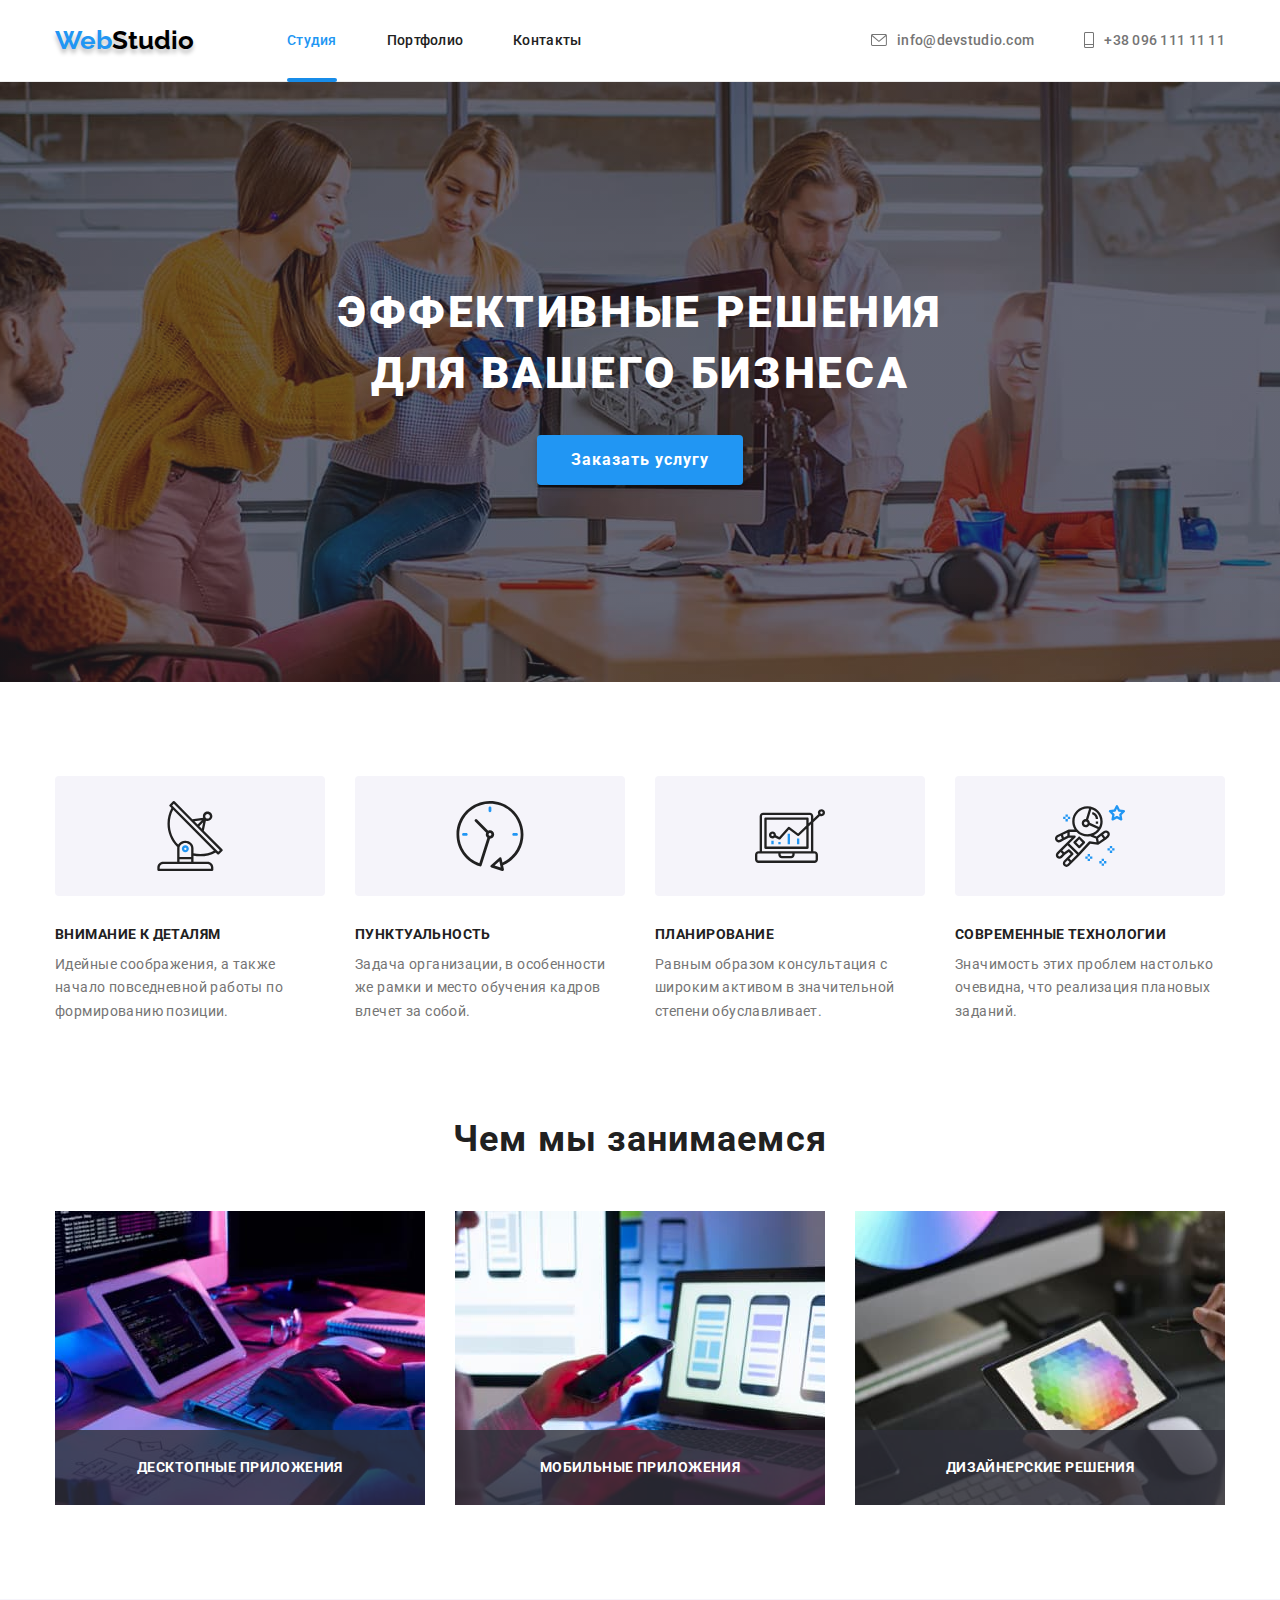
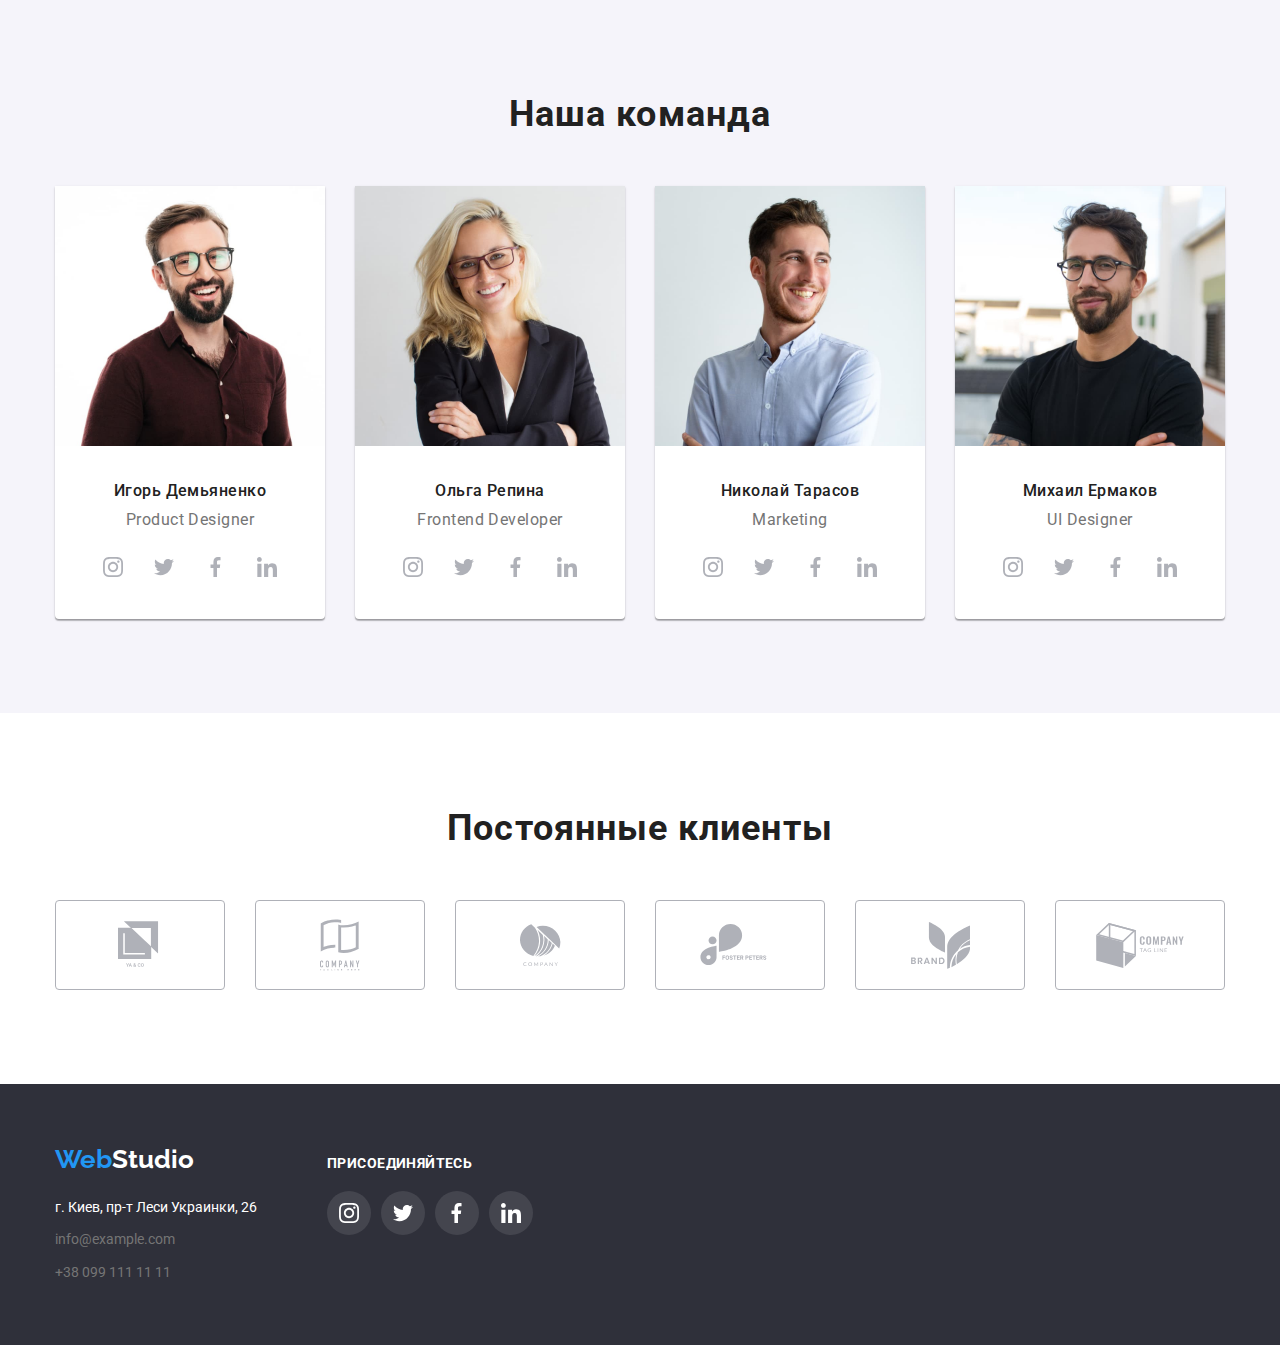
<file: index.html>
<!DOCTYPE html>
<html lang="ru">

<head>
    <meta charset="UTF-8">
    <meta name="viewport" content="width=device-width, initial-scale=1.0">
    <title>WebStudio</title>
    <link rel="preconnect" href="https://fonts.gstatic.com">
    <link
        href="https://fonts.googleapis.com/css2?family=Raleway:wght@700&family=Roboto:wght@400;500;700;900&display=swap"
        rel="stylesheet">
    <link rel="stylesheet"
        href="https://cdnjs.cloudflare.com/ajax/libs/modern-normalize/0.6.0/modern-normalize.min.css">
    <link rel="stylesheet" href="./css/style.css">
</head>

<body>
    <!--header-->
    <header id="header">
        <div class="container header-container">
            <nav class="main-nav">
                <a class="logo" href="index.html"><span class="color-logo">Web</span><span
                        class="color-logo-second">Studio</span></a>
                <ul class="nav-list list">
                    <li class="item"><a class="link current" href="index.html">Студия</a></li>
                    <li class="item"><a class="link" href="portfolio.html">Портфолио</a></li>
                    <li class="item"><a class="link" href="#">Контакты</a></li>
                </ul>
            </nav>
            <ul class="nav-contacts list">
                <li class="item">
                    <a class="link " href="mailto:info@devstudio.com">
                        <svg class="link-mail">
                            <use href="./image/sprite.svg#konvert"></use>
                        </svg> info@devstudio.com
                    </a>
                </li>
                <li class="item">
                    <a class="link" href="tel:+380961111111">
                        <svg class="link-phone">
                            <use href="./image/sprite.svg#phone"></use>
                        </svg> +38 096 111 11 11</a>
                </li>
            </ul>
        </div>
    </header>
    <!--main-->
    <main>
        <section class="hero">
            <div class="hero-discription">
                <h1>Эффективные решения <br> для вашего бизнеса</h1>
                <a class="hero-button" href="">Заказать услугу</a>
                <!-- <div class="backdrop">
                    <div class="modal">

                    </div>
                </div>-->
            </div>
        </section>
        <section class="features">
            <div class="container">
                <h2 class="visually-hidden">Особенности</h2>
                <ul class="features-link">
                    <li>
                        <div class="features-gray"> <svg class="vektor">
                                <use href="./image/sprite.svg#antenna1"></use>
                            </svg>
                        </div>
                        <h3>Внимание к деталям</h3>
                        <p>Идейные соображения, а также начало повседневной работы по формированию позиции.</p>
                    </li>
                    <li>
                        <div class="features-gray"> <svg class="vektor">
                                <use href="./image/sprite.svg#clock"></use>
                            </svg>
                        </div>
                        <h3>Пунктуальность</h3>
                        <p>Задача организации, в особенности же рамки и место обучения кадров влечет за собой.</p>
                    </li>
                    <li>
                        <div class="features-gray"> <svg class="vektor">
                                <use href="./image/sprite.svg#diagram"></use>
                            </svg>
                        </div>
                        <h3>Планирование</h3>
                        <p>Равным образом консультация с широким активом в значительной степени обуславливает.</p>
                    </li>
                    <li>
                        <div class="features-gray"> <svg class="vektor">
                                <use href="./image/sprite.svg#astronaut"></use>
                            </svg>
                        </div>
                        <h3>Современные технологии</h3>
                        <p>Значимость этих проблем настолько очевидна, что реализация плановых заданий.</p>
                    </li>
                </ul>
            </div>
        </section>
        <section class="doing">
            <div class="container">
                <h2 class="section-title">Чем мы занимаемся</h2>
                <ul class="img-link">
                    <li class="img1">
                        <div class="first-img1">
                            <h3>Десктопные приложения</h3>
                        </div>
                        <img class="img-item" src="./image/img1.jpg" alt="верстка с планшета" width="370" height="294">
                    </li>
                    <li class="img2">
                        <div class="first-img1">
                            <h3>Мобильные приложения</h3>
                        </div>
                        <img class="img-item" src="./image/img2.jpg" alt="проверка на телефоне" width="370"
                            height="294">
                    </li>
                    <li class="img3">
                        <div class="first-img1">
                            <h3>Дизайнерские решения</h3>
                        </div>
                        <img class="img-item" src="./image/img3.jpg" alt="выбор цвета" width="370" height="294">
                    </li>
                </ul>
            </div>
        </section>
        <section class="ourteam">
            <div class="container">
                <h2 class="section-title">Наша команда</h2>
                <ul class="command-link">
                    <li>
                        <img src="./image/team1.jpg" alt="дизайнер Игорь Демьяненко" width="270" height="260">
                        <h3>Игорь Демьяненко</h3>
                        <p>Product Designer</p>
                        <div class="social">
                            <div class="social-item">
                                <svg class="social-link">
                                    <use href="./image/sprite.svg#instagram"></use>
                                </svg>
                            </div>
                            <div class="social-item">
                                <svg class="social-link">
                                    <use href="./image/sprite.svg#twitter"></use>
                                </svg>
                            </div>
                            <div class="social-item">
                                <svg class="social-link">
                                    <use href="./image/sprite.svg#feicbook"></use>
                                </svg>
                            </div>
                            <div class="social-item">
                                <svg class="social-link">
                                    <use href="./image/sprite.svg#linkedin"></use>
                                </svg>
                            </div>
                        </div>
                    </li>
                    <li>
                        <img src="./image/team2.jpg" alt="разработчик Ольга Репина" width="270" height="260">
                        <h3>Ольга Репина</h3>
                        <p>Frontend Developer</p>
                        <div class="social">
                            <a class="social-item">
                                <svg class="social-link">
                                    <use href="./image/sprite.svg#instagram"></use>
                                </svg>
                            </a>
                            <a class="social-item">
                                <svg class="social-link">
                                    <use href="./image/sprite.svg#twitter"></use>
                                </svg>
                            </a>
                            <a class="social-item">
                                <svg class="social-link">
                                    <use href="./image/sprite.svg#feicbook"></use>
                                </svg>
                            </a>
                            <a class="social-item">
                                <svg class="social-link">
                                    <use href="./image/sprite.svg#linkedin"></use>
                                </svg>
                            </a>
                        </div>
                    </li>
                    <li>
                        <img src="./image/team3.jpg" alt="менеджер Николай Тарасов" width="270" height="260">
                        <h3>Николай Тарасов</h3>
                        <p>Marketing</p>
                        <div class="social">
                            <a class="social-item">
                                <svg class="social-link">
                                    <use href="./image/sprite.svg#instagram"></use>
                                </svg>
                            </a>
                            <a class="social-item">
                                <svg class="social-link">
                                    <use href="./image/sprite.svg#twitter"></use>
                                </svg>
                            </a>
                            <a class="social-item">
                                <svg class="social-link">
                                    <use href="./image/sprite.svg#feicbook"></use>
                                </svg>
                            </a>
                            <a class="social-item">
                                <svg class="social-link">
                                    <use href="./image/sprite.svg#linkedin"></use>
                                </svg>
                            </a>
                        </div>
                    </li>
                    <li>
                        <img src="./image/team4.jpg" alt="дизайнер Михаил Ермаков" width="270" height="260">
                        <h3>Михаил Ермаков</h3>
                        <p>UI Designer</p>
                        <div class="social">
                            <a class="social-item">
                                <svg class="social-link">
                                    <use href="./image/sprite.svg#instagram"></use>
                                </svg>
                            </a>
                            <a class="social-item">
                                <svg class="social-link">
                                    <use href="./image/sprite.svg#twitter"></use>
                                </svg>
                            </a>
                            <a class="social-item">
                                <svg class="social-link">
                                    <use href="./image/sprite.svg#feicbook"></use>
                                </svg>
                            </a>
                            <a class="social-item">
                                <svg class="social-link">
                                    <use href="./image/sprite.svg#linkedin"></use>
                                </svg>
                            </a>
                        </div>
                    </li>
                </ul>
            </div>
        </section>
        <section class="first-client">
            <div class="container ">
                <h2 class="section-title">Постоянные клиенты</h2>
                <div class="client">
                    <a class="client-item">
                        <svg class="client-link" width="44.27" height="49.23">
                            <use href="./image/sprite.svg#icon-logo1"></use>
                        </svg>
                    </a>
                    <a class="client-item">
                        <svg class="client-link" width="40" height="52">
                            <use href="./image/sprite.svg#icon-logo2"></use>
                        </svg>
                    </a>
                    <a class="client-item">
                        <svg class="client-link" width="41" height="42.6">
                            <use href="./image/sprite.svg#icon-logo3"></use>
                        </svg>
                    </a>
                    <a class="client-item">
                        <svg class="client-link" width="79.66" height="42.02">
                            <use href="./image/sprite.svg#icon-logo4"></use>
                        </svg>
                    </a>
                    <a class="client-item">
                        <svg class="client-link" width="59" height="47">
                            <use href="./image/sprite.svg#icon-logo5"></use>
                        </svg>
                    </a>
                    <a class="client-item">
                        <svg class="client-link" width="88.48" height="45.44">
                            <use href="./image/sprite.svg#icon-logo6"></use>
                        </svg>
                    </a>
                </div>
            </div>
        </section>
    </main>
    <!--Footerr-->
    <footer class="footer">
        <div class="container footer-container">
            <address>
                <a class="logo-footer" href="index.html"><span class="color-logo">Web</span>Studio</a>
                <p>г. Киев, пр-т Леси Украинки, 26</p>
                <ul class="footer-link">
                    <li><a href="mailto:info@example.com"> info@example.com</a></li>
                    <li><a href="tel:+380991111111"> +38 099 111 11 11</a></li>
                </ul>
            </address>
            <div class="footer-two">
                <h3 class="footer-title">ПРИСОЕДИНЯЙТЕСЬ</h3>
                <div class="footer-social">
                    <a class="footer-svg">
                        <svg width="20" height="20">
                            <use href="./image/sprite.svg#instagram"></use>
                        </svg>
                    </a>
                    <a class="footer-svg">
                        <svg width="20" height="20">
                            <use href="./image/sprite.svg#twitter"></use>
                        </svg>
                    </a>
                    <a class="footer-svg">
                        <svg width="20" height="20">
                            <use href="./image/sprite.svg#feicbook"></use>
                        </svg>
                    </a>
                    <a class="footer-svg">
                        <svg width="20" height="20">
                            <use href="./image/sprite.svg#linkedin"></use>
                        </svg>
                    </a>
                </div>
            </div>
        </div>
    </footer>
</body>

</html>
</file>
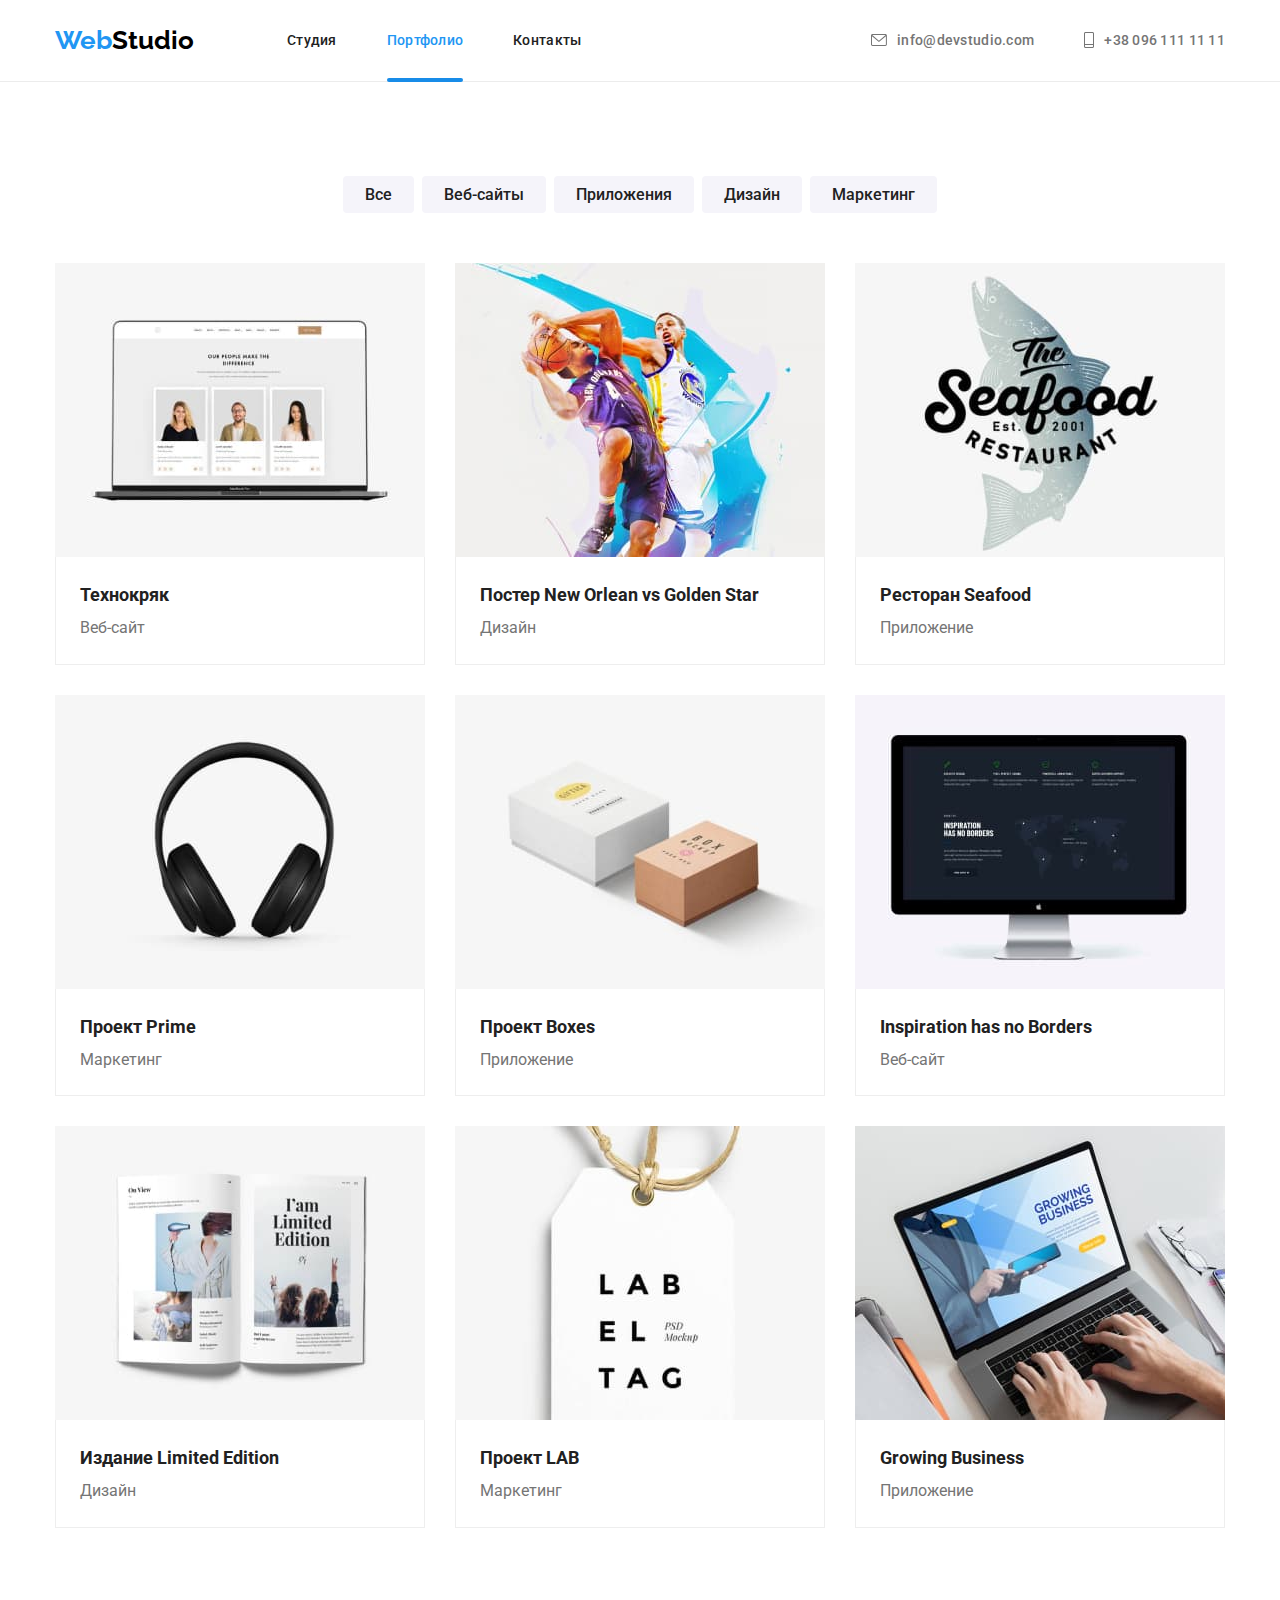
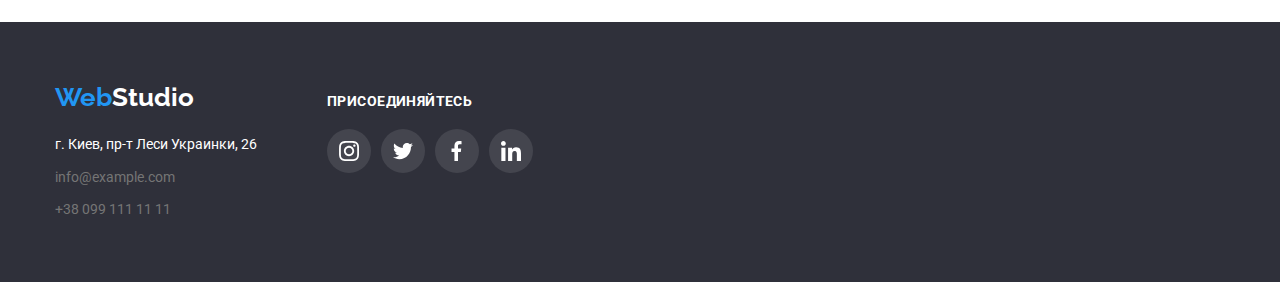
<file: portfolio.html>
<!DOCTYPE html>
<html lang="ru">

<head>
    <meta charset="UTF-8">
    <meta name="viewport" content="width=device-width, initial-scale=1.0">

    <title>WebStudio</title>
    <link rel="preconnect" href="https://fonts.gstatic.com">
    <link
        href="https://fonts.googleapis.com/css2?family=Raleway:wght@700&family=Roboto:wght@400;500;700;900&display=swap"
        rel="stylesheet">
    <link rel="stylesheet"
        href="https://cdnjs.cloudflare.com/ajax/libs/modern-normalize/0.6.0/modern-normalize.min.css">
    <link rel="stylesheet" href="./css/style.css">

</head>

<body>
    <!--header-->
    <header id="header">
        <div class="container header-container">
            <nav class="main-nav">

                <a class="logo logo-first" href="index.html"><span class="color-logo">Web</span><span
                        class="color-logo-second">Studio</span></a>
                <ul class="nav-list list">
                    <li class="item"><a class="link " href="index.html">Студия</a></li>
                    <li class="item"><a class="link current" href="portfolio.html">Портфолио</a></li>
                    <li class="item"><a class="link" href="#">Контакты</a></li>
                </ul>


            </nav>
            <ul class="nav-contacts list">
                <li class="item">
                    <a class="link " href="mailto:info@devstudio.com">
                        <svg class="link-mail">
                            <use href="./image/sprite.svg#konvert"></use>
                        </svg> info@devstudio.com
                    </a>
                </li>
                <li class="item">
                    <a class="link" href="tel:+380961111111">
                        <svg class="link-phone">
                            <use href="./image/sprite.svg#phone"></use>
                        </svg> +38 096 111 11 11</a>
                </li>
            </ul>
        </div>
    </header>
    <!--main-->
    <main>

        <section class="portfolio">
            <div class="container">
                <h1 class="visually-hidden">Портфолио</h1>
                <!--filters-->
                <ul class="filters">
                    <li><button class="button-link" type="button">Все</button></li>
                    <li><button class="button-link" type="button">Веб-сайты</button></li>
                    <li><button class="button-link" type="button">Приложения</button></li>
                    <li><button class="button-link" type="button">Дизайн</button></li>
                    <li><button class="button-link" type="button">Маркетинг</button></li>
                </ul>
                <!--projects-->
                <ul class="projects">
                    <li class="flex-element">
                        <a class="project-link" href="">
                            <div class="project-img">
                                <img src="./image/portfolio1.jpg" width="370" alt="ноутбук с сайтом">
                                <div class="overlay">
                                    <p>Технокряк это современная площадка распространения коронавируса.
                                        Компании
                                        используют эту
                                        платформу для цифрового шпионажа и атак на защищённые сервера конкурентов.
                                    </p>
                                </div>
                            </div>

                            <div class="project-item">
                                <h3>Технокряк</h3>
                                <p>Веб-сайт</p>
                            </div>
                        </a>
                    </li>
                    <li class="flex-element">
                        <a class="project-link" href="">
                            <div class="project-img">
                                <img src="./image/portfolio2.jpg" width="370" alt="постер баскетболисты">
                                <div class="overlay">
                                    <p>Технокряк это современная площадка распространения коронавируса.
                                        Компании
                                        используют эту
                                        платформу для цифрового шпионажа и атак на защищённые сервера конкурентов.
                                    </p>
                                </div>
                            </div>
                            <div class="project-item">
                                <h3>Постер New Orlean vs Golden Star</h3>
                                <p>Дизайн</p>
                            </div>
                        </a>
                    </li>
                    <li class="flex-element">
                        <a class="project-link" href="">
                            <div class="project-img">
                                <img src="./image/portfolio3.jpg" width="370" alt="логотип ресторана">
                                <div class="overlay">
                                    <p>Технокряк это современная площадка распространения коронавируса.
                                        Компании
                                        используют эту
                                        платформу для цифрового шпионажа и атак на защищённые сервера конкурентов.
                                    </p>
                                </div>
                            </div>
                            <div class="project-item">
                                <h3>Ресторан Seafood</h3>
                                <p>Приложение</p>
                            </div>
                        </a>
                    </li>
                    <li class="flex-element">
                        <a class="project-link" href="">
                            <div class="project-img">
                                <img src="./image/portfolio4.jpg" width="370" alt="наушники">
                                <div class="overlay">
                                    <p>Технокряк это современная площадка распространения коронавируса.
                                        Компании
                                        используют эту
                                        платформу для цифрового шпионажа и атак на защищённые сервера конкурентов.
                                    </p>
                                </div>
                            </div>
                            <div class="project-item">
                                <h3>Проект Prime</h3>
                                <p>Маркетинг</p>
                            </div>
                        </a>
                    </li>
                    <li class="flex-element">
                        <a class="project-link" href="">
                            <div class="project-img">
                                <img src="./image/portfolio5.jpg" width="370" alt="фото примеров упаковки">
                                <div class="overlay">
                                    <p>Технокряк это современная площадка распространения коронавируса.
                                        Компании
                                        используют эту
                                        платформу для цифрового шпионажа и атак на защищённые сервера конкурентов.
                                    </p>
                                </div>
                            </div>
                            <div class="project-item">
                                <h3>Проект Boxes</h3>
                                <p>Приложение</p>
                            </div>
                        </a>
                    </li>
                    <li class="flex-element">
                        <a class="project-link" href="">
                            <div class="project-img">
                                <img src="./image/portfolio6.jpg" width="370" alt="imac с открытым сайтом">
                                <div class="overlay">
                                    <p>Технокряк это современная площадка распространения коронавируса.
                                        Компании
                                        используют эту
                                        платформу для цифрового шпионажа и атак на защищённые сервера конкурентов.
                                    </p>
                                </div>
                            </div>
                            <div class="project-item">
                                <h3>Inspiration has no Borders</h3>
                                <p>Веб-сайт</p>
                            </div>
                        </a>
                    </li>
                    <li class="flex-element">
                        <a class="project-link" href="">
                            <div class="project-img">
                                <img src="./image/portfolio7.jpg" width="370" alt="журнал">
                                <div class="overlay">
                                    <p>Технокряк это современная площадка распространения коронавируса.
                                        Компании
                                        используют эту
                                        платформу для цифрового шпионажа и атак на защищённые сервера конкурентов.
                                    </p>
                                </div>
                            </div>
                            <div class="project-item">
                                <h3>Издание Limited Edition</h3>
                                <p>Дизайн</p>
                            </div>
                        </a>
                    </li>
                    <li class="flex-element">
                        <a class="project-link" href="">
                            <div class="project-img">

                                <img src="./image/portfolio8.jpg" width="370" alt="этикетка">
                                <div class="overlay">
                                    <p>Технокряк это современная площадка распространения коронавируса.
                                        Компании
                                        используют эту
                                        платформу для цифрового шпионажа и атак на защищённые сервера конкурентов.
                                    </p>
                                </div>
                            </div>
                            <div class="project-item">
                                <h3>Проект LAB</h3>
                                <p>Маркетинг</p>
                            </div>
                        </a>
                    </li>
                    <li class="flex-element">
                        <a class="project-link" href="">
                            <div class="project-img">
                                <img src="./image/portfolio9.jpg" width="370" alt="рабочее место с ноутбуком">
                                <div class="overlay">
                                    <p>Технокряк это современная площадка распространения коронавируса.
                                        Компании
                                        используют эту
                                        платформу для цифрового шпионажа и атак на защищённые сервера конкурентов.
                                    </p>
                                </div>
                            </div>
                            <div class="project-item">
                                <h3>Growing Business</h3>
                                <p>Приложение</p>
                            </div>
                        </a>
                    </li>
                </ul>
            </div>
        </section>

    </main>
    <!--Footerr-->
    <footer class="footer">
        <div class="container footer-container">
            <address>
                <a class="logo-footer" href="index.html"><span class="color-logo">Web</span>Studio</a>

                <p>г. Киев, пр-т Леси Украинки, 26</p>

                <ul class="footer-link">

                    <li><a href="mailto:info@example.com"> info@example.com</a></li>
                    <li><a href="tel:+380991111111"> +38 099 111 11 11</a></li>
                </ul>
            </address>
            <div class="footer-two">
                <h3 class="footer-title">ПРИСОЕДИНЯЙТЕСЬ</h3>
                <div class="footer-social">
                    <a class="footer-svg">
                        <svg width="20" height="20">
                            <use href="./image/sprite.svg#instagram"></use>
                        </svg>
                    </a>
                    <a class="footer-svg">
                        <svg width="20" height="20">
                            <use href="./image/sprite.svg#twitter"></use>
                        </svg>
                    </a>
                    <a class="footer-svg">
                        <svg width="20" height="20">
                            <use href="./image/sprite.svg#feicbook"></use>
                        </svg>
                    </a>
                    <a class="footer-svg">
                        <svg width="20" height="20">
                            <use href="./image/sprite.svg#linkedin"></use>
                        </svg>
                    </a>
                </div>
            </div>
        </div>

    </footer>
</body>

</html>
</file>
<file: css/style.css>
:root {
    --primary-text-color: #212121;
    --accent-color: #2196F3;
    --second-text-color: #757575;
    --first-color: #ffffff
}

* {
    margin: 0;
    padding: 0;
}

a {
    text-decoration: none;
}

ul {
    list-style: none;
}

html,
body {
    font-family: 'Roboto', sans-serif;
    background-color: var(--first-color);
}

.visually-hidden {
    position: absolute;
    width: 1px;
    height: 1px;
    margin: -1px;
    border: 0;
    padding: 0;
    white-space: nowrap;
    clip-path: inset(100%);
    clip: rect(0 0 0 0);
    overflow: hidden;
}

/*header*/
#header {
    border-bottom: 1px solid #ECECEC;
}

.header-container {
    display: flex;
    align-items: center;
}

.main-nav {
    display: flex;
    align-items: center;
}

.nav-list,
.nav-contacts {
    display: flex;
    margin-left: auto;
}

.logo {
    font-family: 'Raleway', sans-serif;
    font-size: 26px;
    line-height: 1.2;
    font-weight: 700;
    color: #000000;
    text-shadow: 0px 4px 4px rgba(0, 0, 0, 0.25);
    margin-right: 93px;
}

.color-logo {
    color: var(--accent-color);
    font-weight: 700;
}

.link {
    display: block;
    padding-top: 32px;
    padding-bottom: 32px;
}

.nav-list .item:nth-child(-n+2) {
    margin-right: 50px
}

.nav-list .link {
    color: var(--primary-text-color);
    font-size: 14px;
    line-height: 1.2;
    font-weight: 500;
    letter-spacing: 0.02em;
    position: relative;
    transition: color 250ms cubic-bezier(0.4, 0, 0.2, 1);
}

.nav-contacts .item:first-child {
    margin-right: 50px;
}

.nav-list .link.current::after {
    content: "";
    position: absolute;
    display: block;
    width: 100%;
    height: 4px;
    bottom: -1px;
    border-radius: 2px;
    background-color: #188CE8;
}

.nav-list .link:hover,
.nav-list .link:focus,
.nav-list .link.current {
    color: var(--accent-color);
}

.nav-contacts .link {
    color: var(--second-text-color);
    font-weight: 500;
    font-size: 14px;
    line-height: 1.2;
    letter-spacing: 0.02em;
    display: flex;
    align-items: center;
    transition: color 250ms cubic-bezier(0.4, 0, 0.2, 1);
}

.nav-contacts .link:focus,
.nav-contacts .link:hover {
    color: var(--accent-color)
}

.link-mail {
    width: 16px;
    height: 12px;
    margin-right: 10px;
    fill: currentColor
}

.link-phone {
    width: 10px;
    height: 16px;
    margin-right: 10px;
    fill: currentColor
}

/*class container*/
.container {

    margin-left: auto;
    margin-right: auto;
    width: 1200px;
    padding-left: 15px;
    padding-right: 15px;
}

/*--main--*/
/*hero*/
.hero {
    background-color: #2F303A;
    background-image: linear-gradient(rgba(47, 48, 58, 0.4), rgba(47, 48, 58, 0.4)), url(../image/firstimg.jpg);
    height: 600px;
    background-repeat: no-repeat;
    background-position: center;
    background-size: cover;
    text-align: center;
    padding-top: 200px;
    padding-bottom: 200px;
}

.hero-discription h1 {
    font-size: 44px;
    line-height: 1.4;
    font-weight: 900;
    letter-spacing: 0.06em;
    color: var(--first-color);
    text-transform: uppercase;
    margin-bottom: 30px;
}

.hero-discription .hero-button {
    display: inline-block;
    min-width: 200px;
    padding: 10px 34px;
    background: var(--accent-color);
    font-size: 16px;
    line-height: 1.9;
    font-weight: 700;
    letter-spacing: 0.06em;
    color: var(--first-color);
    text-align: center;
    border-radius: 4px;
    box-shadow: 0px 4px 4px rgba(0, 0, 0, 0.25);
    transition: background-color 250ms cubic-bezier(0.4, 0, 0.2, 1);
}

.hero-discription .hero-button:hover {
    background: #188CE8
}

/*modal*/
.backdrop {
    position: fixed;
    top: 0;
    left: 0;
    width: 100%;
    height: 100%;
    background: rgba(0, 0, 0, 0.2);
}

.modal {
    width: 528px;
    height: 581px;
    background-color: var(--first-color);
    margin-left: auto;
    margin-right: auto;
    margin-top: 221px;
}

/*features*/
.features-gray {
    display: flex;
    justify-content: center;
    align-items: center;
    background: #F5F4FA;
    width: 270px;
    height: 120px;
    border-radius: 4px;
    margin-bottom: 30px;
}

.vektor {
    width: 70px;
    height: 70px;
}

.features {
    padding-top: 94px;
    padding-bottom: 94px
}

.features-link h3,
.features-link p {
    text-align: left;
}

.features-link {
    display: flex;
    justify-content: space-around;
}

.features-link li {
    width: 270px;
}

.features-link li:not(:last-child) {
    margin-right: 30px;
}

.features-link h3 {
    font-size: 14px;
    line-height: 1.2;
    letter-spacing: 0.03em;
    font-weight: 700;
    color: var(--primary-text-color);
    text-transform: uppercase;
    padding-bottom: 10px
}

.features-link p {
    font-size: 14px;
    line-height: 1.7;
    letter-spacing: 0.03em;
    color: var(--second-text-color)
}

/*we doing*/
.doing {
    padding-bottom: 94px;
}

.section-title {
    font-size: 36px;
    line-height: 1.2;
    font-weight: 700;
    color: var(--primary-text-color);
    letter-spacing: 0.03em;
    text-align: center;
    margin-bottom: 50px;
}

.img-link {
    display: flex;
}

.img-link li>img {
    display: block;
}

.img-item:nth-child(-n+2) {
    margin-right: 30px;
}

.first-img1 {
    width: 370px;
    background: rgba(47, 48, 58, 0.8);
}

.first-img1 h3 {
    padding: 27px 82px 27px 82px;
    font-size: 14px;
    line-height: 1.5;
    letter-spacing: 0.03em;
    font-weight: 700;
    text-align: center;
    text-transform: uppercase;
    color: var(--first-color);
}

.img1 {
    position: relative;
}

.first-img1 {
    position: absolute;
    bottom: 0;
}

.first-img1 h3 {
    padding: 27px 82px 27px 82px;
    font-size: 14px;
    line-height: 1.5;
    letter-spacing: 0.03em;
    font-weight: 700;
    text-align: center;
    text-transform: uppercase;
    color: var(--first-color);
}

.img2 {
    position: relative;
}

.first-img2 {
    position: absolute;
    bottom: 0;
}

.first-img1 h3 {
    padding: 27px 82px 27px 82px;
    font-size: 14px;
    line-height: 1.5;
    letter-spacing: 0.03em;
    font-weight: 700;
    text-align: center;
    text-transform: uppercase;
    color: var(--first-color);
}

.img3 {
    position: relative;
}

.first-img3 {
    position: absolute;
    bottom: 0;
}

/*team*/
.social {
    display: flex;
    justify-content: space-around;
    width: 206px;
    margin-right: auto;
    margin-left: auto;
    margin-bottom: 30px
}

.social-item {
    display: flex;
    justify-content: space-around;
    align-items: center;
    border-radius: 50%;
    width: 44px;
    height: 44px;
    fill: #AFB1B8;
    transition: background-color 250ms cubic-bezier(0.4, 0, 0.2, 1),
        fill 250ms cubic-bezier(0.4, 0, 0.2, 1);
}

.social-link {
    width: 20px;
    height: 20px;
}

.social-item:hover,
.social-item:focus {
    background: var(--accent-color);
    fill: var(--first-color)
}

.ourteam {
    padding-top: 94px;
    padding-bottom: 94px;
    background: #F5F4FA;
}

.command-link {
    display: flex;
    justify-content: space-between;
}

.command-link img {
    margin-bottom: 30px
}

.command-link h3 {
    font-size: 16px;
    line-height: 1.2;
    letter-spacing: 0.03em;
    font-weight: 500;
    color: var(--primary-text-color);
    text-align: center;
    margin-bottom: 10px;
}

.command-link>li {
    background: #fff;
    border-radius: 0px 0px 4px 4px;
    box-shadow: 0px 1px 3px rgba(0, 0, 0, 0.12), 0px 1px 1px rgba(0, 0, 0, 0.14), 0px 2px 1px rgba(0, 0, 0, 0.2);
}

.command-link p {
    font-size: 16px;
    line-height: 1.2;
    letter-spacing: 0.03em;
    color: var(--second-text-color);
    text-align: center;
    margin-bottom: 16px;
}

/*client*/
.first-client {
    padding-top: 94px;
    padding-bottom: 94px;
}

.client {
    display: flex;
    justify-content: space-between;
}

.client-item {
    display: flex;
    justify-content: space-around;
    align-items: center;
    width: 170px;
    height: 90px;
    border: 1px solid #AFB1B8;
    border-radius: 4px;
    fill: #AFB1B8;
    transition: border 250ms cubic-bezier(0.4, 0, 0.2, 1),
        fill 250ms cubic-bezier(0.4, 0, 0.2, 1);
}

.client-item:hover,
.client-item:focus {
    border-color: var(--accent-color);
    fill: var(--accent-color)
}

/*footer*/
.footer {
    background: #2F303A;
    padding-top: 60px;
    padding-bottom: 60px;
}

.footer-container {
    display: flex;
    align-items: baseline;
}

.footer-two {
    margin-left: 70px;
}

.footer-title {
    color: var(--first-color);
    font-weight: 700;
    font-size: 14px;
    line-height: 1.15;
    margin-bottom: 20px;
    letter-spacing: 0.03em;
    text-transform: uppercase;
}

.footer-social {
    display: flex;
    justify-content: flex-start;
    width: 206px;
    margin-right: auto;
    margin-left: auto;
}

.footer-svg:nth-child(-n+3) {
    margin-right: 10px;
}

.footer-svg {
    display: flex;
    justify-content: space-around;
    align-items: center;
    border-radius: 50%;
    width: 44px;
    height: 44px;
    fill: var(--first-color);
    background: rgba(255, 255, 255, 0.1);
    transition: background-color 250ms cubic-bezier(0.4, 0, 0.2, 1);
}

.footer-svg:hover,
.footer-svg:focus {
    background: var(--accent-color);
    fill: var(--first-color)
}

.logo-footer {
    display: block;
    font-family: Raleway, sans-serif;
    font-size: 26px;
    line-height: 1.2;
    font-weight: 700;
    color: #ffffff;
    margin-bottom: 20px;
}

.footer address {
    font-size: 14px;
    line-height: 1.7;
    font-style: normal;
    color: var(--first-color);
}

.footer-link a {
    font-size: 14px;
    line-height: 1.7;
    color: var(--second-text-color);
    transition: color 250ms cubic-bezier(0.4, 0, 0.2, 1);
}

address p {
    margin-bottom: 9px;
}

.footer-link li:not(:last-child) {
    margin-bottom: 9px;
}

.footer-link a:hover,
.footer-link a:focus {
    color: var(--accent-color);
}

/*страница portfolio*/
/*filters*/
.filters {
    display: flex;
    justify-content: center;
    margin-bottom: 50px;
}

.button-link {
    border: none;
    padding: 6px 22px;
    border-radius: 4px;
}

.filters button {
    font-family: 'Roboto', sans-serif;
    background-color: #F5F4FA;
    color: var(--primary-text-color);
    font-size: 16px;
    line-height: 1.6;
    text-align: center;
    font-weight: 500;
    transition: box-shadow 250ms cubic-bezier(0.4, 0, 0.2, 1),
        background-color 250ms cubic-bezier(0.4, 0, 0.2, 1),
        color 250ms cubic-bezier(0.4, 0, 0.2, 1);
}

.filters li:not(:last-child) {
    margin-right: 8px;
}

.filters button:hover,
.filters button:focus {
    background: var(--accent-color);
    color: var(--first-color);
    box-shadow: 0px 3px 1px rgba(0, 0, 0, 0.1), 0px 1px 2px rgba(0, 0, 0, 0.08), 0px 2px 2px rgba(0, 0, 0, 0.12);
}

/*projects*/
.logo-first {
    text-shadow: none
}

.portfolio {
    padding-top: 94px;
    padding-bottom: 94px;
}

.projects {
    display: flex;
    flex-wrap: wrap;
    margin: -15px;
    /*ужимаем маржины флексм-элементов*/
}

.project-item {
    display: block;
    border-right: 1px solid #EEEEEE;
    border-bottom: 1px solid #EEEEEE;
    border-left: 1px solid #EEEEEE;
    padding: 20px 24px;
}

.project-link {
    transition: box-shadow 250ms cubic-bezier(0.4, 0, 0.2, 1);
}

.project-link:hover,
.project-link:focus {
    box-shadow: 0px 1px 1px rgba(0, 0, 0, 0.12), 0px 4px 4px rgba(0, 0, 0, 0.06), 1px 4px 6px rgba(0, 0, 0, 0.16);
}

.flex-element a,
.flex-element a img {
    display: block
}

.project-img {
    position: relative;
    overflow: hidden;
}

.overlay {
    display: block;
    position: absolute;
    bottom: 0;
    left: 0;
    width: 100%;
    height: 100%;

    transform: translateY(100%);

    background: rgba(33, 150, 243, 0.9);
    transition: transform 250ms cubic-bezier(0.4, 0, 0.2, 1)
}

.overlay p {
    font-size: 18px;
    line-height: 1.6;
    color: var(--first-color);

    letter-spacing: 0.03em;
    padding: 64px 23px;
}

.project-link:hover .overlay {
    transform: translateY(0);
}

.flex-element {
    /*width: calc((100% - 60px) / 3);
    margin-right:30px;
    margin-bottom: 30px;*/
    width: 370px;
    margin: 15px;
}

/*
.flex-element:nth-child(3n) {
    margin-right: 0px;
}
.flex-element:nth-last-child(-n + 3) {
    margin-bottom: 0px;
}
*/
.project-item h3 {
    font-size: 18px;
    line-height: 2;
    font-weight: 700px;
    color: var(--primary-text-color);
}

.project-item p {
    font-size: 16px;
    line-height: 1.9;
    color: var(--second-text-color);
}
</file>
